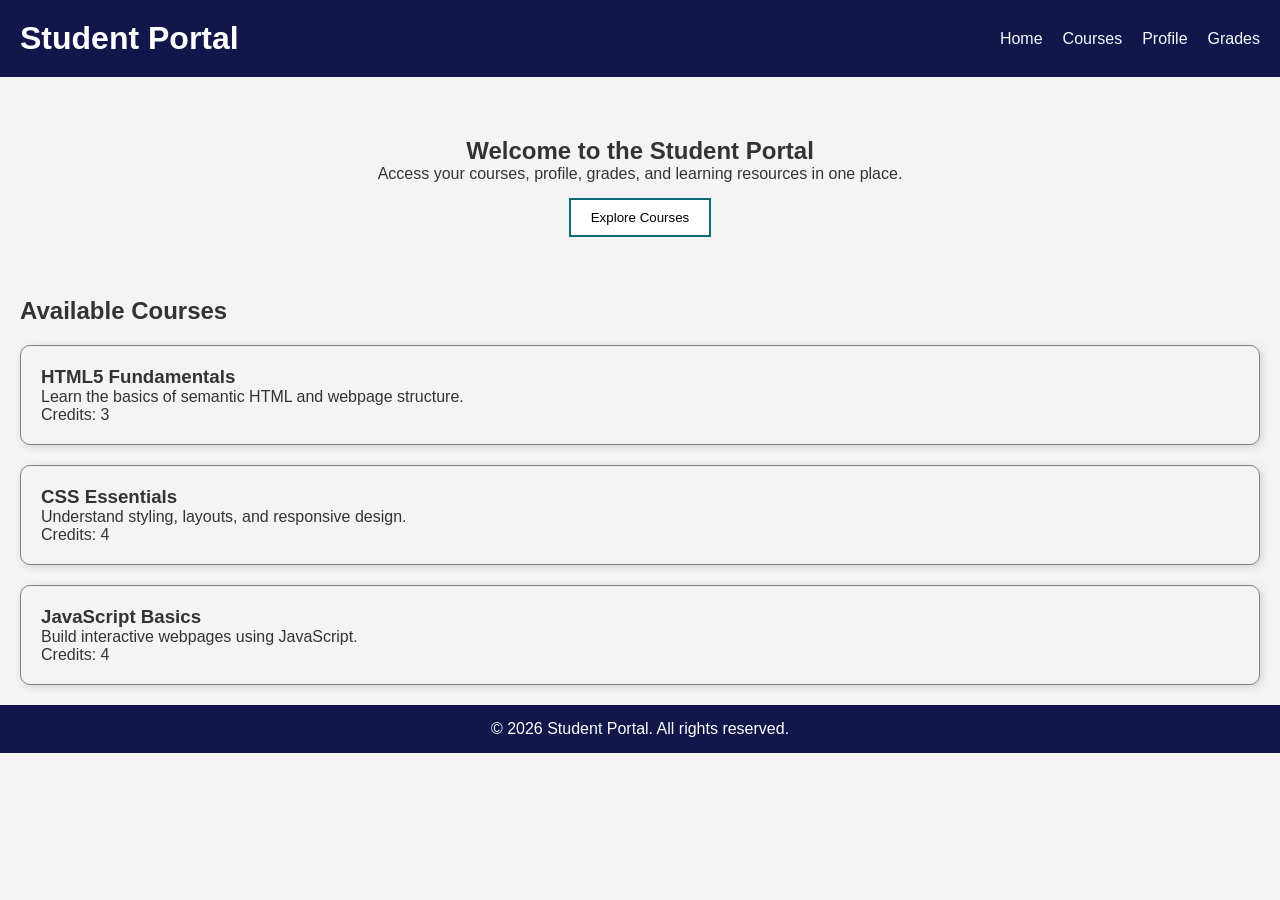
<file: Module2_FrontendDev/Aswathi-AJ/handson_01/index.html>
<!DOCTYPE html>
<html lang="en">
<head>
    <meta charset="UTF-8">
    <meta name="viewport" content="width=device-width, initial-scale=1.0">
    <title>Student Portal</title>
    <link rel="stylesheet" href="styles.css">
</head>
<body>
    <header>
        <h1>Student Portal</h1>
        <nav>
            <ul>
                <li><a href="#">Home</a></li>
                <li><a href="#">Courses</a></li>
                <li><a href="#">Profile</a></li>
                <li><a href="#">Grades</a></li>
            </ul>
        </nav>
    </header>

    <main>
        <section id="hero">
            <h1>Welcome to the Student Portal</h1>
            <p>
            Access your courses, profile, grades, and learning resources in one place.
            </p>
            <button>Explore Courses</button>
        </section>

        <section id="courses">
            <h2>Available Courses</h2>
            <article class="course-card">
                <h3>HTML5 Fundamentals</h3>
                <p>Learn the basics of semantic HTML and webpage structure.</p>
                <span>Credits: 3</span>
            </article>

            <article class="course-card">
                <h3>CSS Essentials</h3>
                <p>Understand styling, layouts, and responsive design.</p>
                <span>Credits: 4</span>
            </article>

            <article class="course-card">
                <h3>JavaScript Basics</h3>
                <p>Build interactive webpages using JavaScript.</p>
                <span>Credits: 4</span>
            </article>
        </section>

    </main>

    <footer>
        <p>&copy; 2026 Student Portal. All rights reserved.</p>
    </footer>
</body>
</html>
</file>
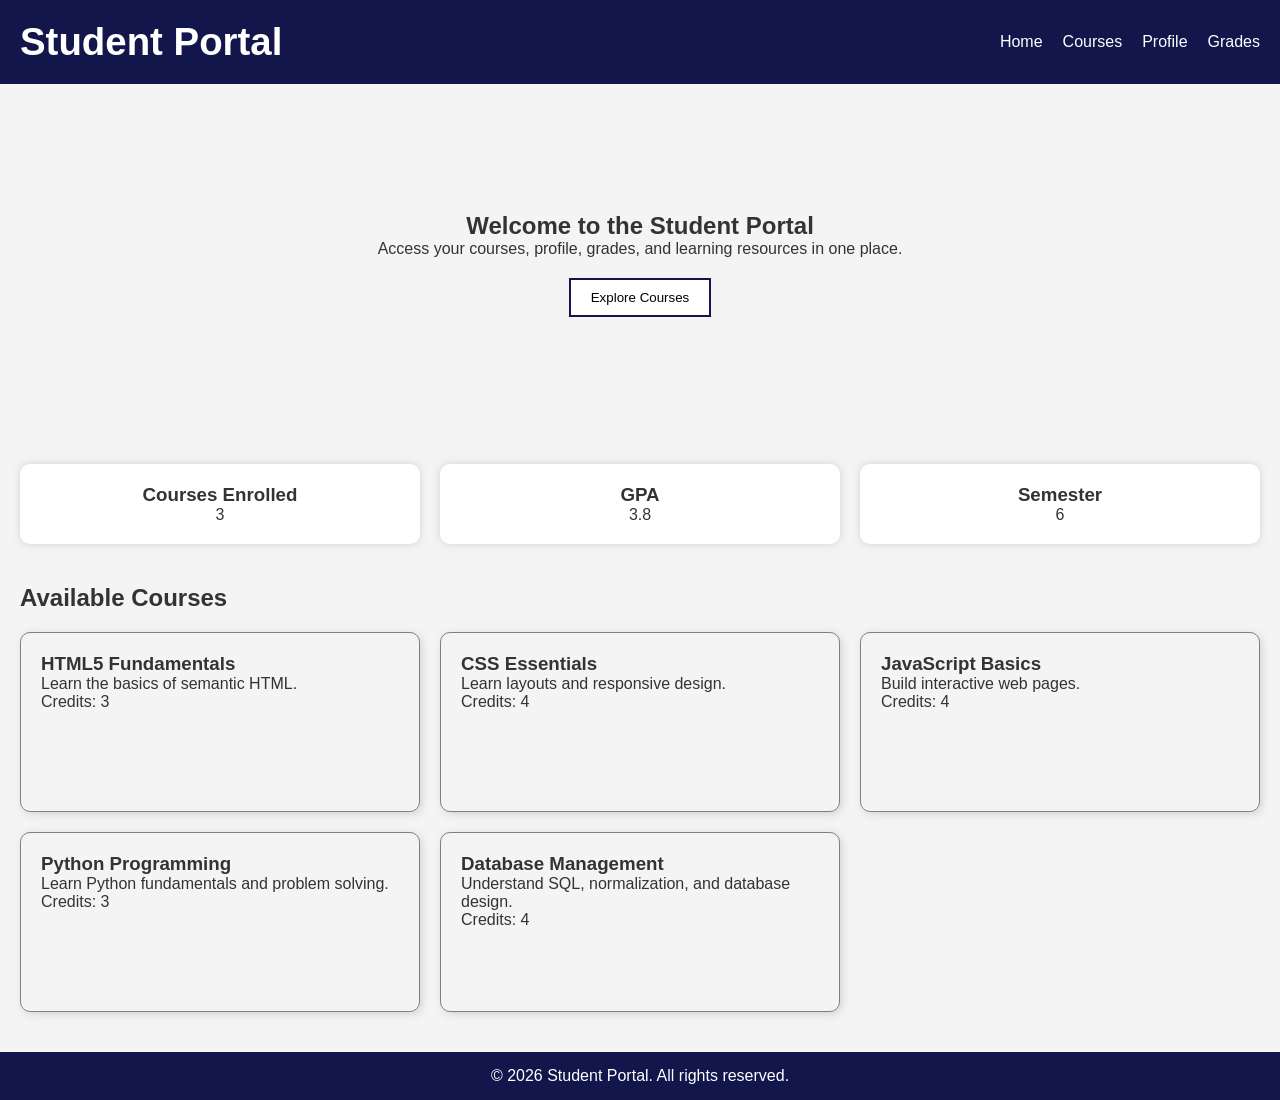
<file: Module2_FrontendDev/Aswathi-AJ/handson_02/index.html>
<!DOCTYPE html>
<html lang="en">
<head>
    <meta charset="UTF-8">
    <meta name="viewport" content="width=device-width, initial-scale=1.0">
    <title>Student Portal</title>
    <link rel="stylesheet" href="styles.css">
</head>
<body>

    <header>

        <h1 class="site-title">Student Portal</h1>

        <div class="menu-icon">☰</div>

        <nav>
            <ul>
                <li><a href="#">Home</a></li>
                <li><a href="#">Courses</a></li>
                <li><a href="#">Profile</a></li>
                <li><a href="#">Grades</a></li>
            </ul>
        </nav>

    </header>

    <main>
        <section id="hero">
            <h1>Welcome to the Student Portal</h1>
            <p>
                Access your courses, profile, grades, and learning resources in one place.
            </p>
            <button>Explore Courses</button>
        </section>

        <section id="stats">
            <div class="stat-item">
                <h3>Courses Enrolled</h3>
                <p>3</p>
            </div>
            <div class="stat-item">
                <h3>GPA</h3>
                <p>3.8</p>
            </div>
            <div class="stat-item">
                <h3>Semester</h3>
                <p>6</p>
            </div>

        </section>

        <section id="courses">

            <h2>Available Courses</h2>

            <div class="course-grid">

                <article class="course-card">
                    <h3>HTML5 Fundamentals</h3>
                    <p>Learn the basics of semantic HTML.</p>
                    <span>Credits: 3</span>
                </article>

                <article class="course-card">
                    <h3>CSS Essentials</h3>
                    <p>Learn layouts and responsive design.</p>
                    <span>Credits: 4</span>
                </article>

                <article class="course-card">
                    <h3>JavaScript Basics</h3>
                    <p>Build interactive web pages.</p>
                    <span>Credits: 4</span>
                </article>

                <article class="course-card">
                    <h3>Python Programming</h3>
                    <p>Learn Python fundamentals and problem solving.</p>
                    <span>Credits: 3</span>
                </article>

                <article class="course-card">
                    <h3>Database Management</h3>
                    <p>Understand SQL, normalization, and database design.</p>
                    <span>Credits: 4</span>
                </article>

            </div>

        </section>

    </main>

    <footer>
        <p>&copy; 2026 Student Portal. All rights reserved.</p>
    </footer>

</body>
</html>
</file>
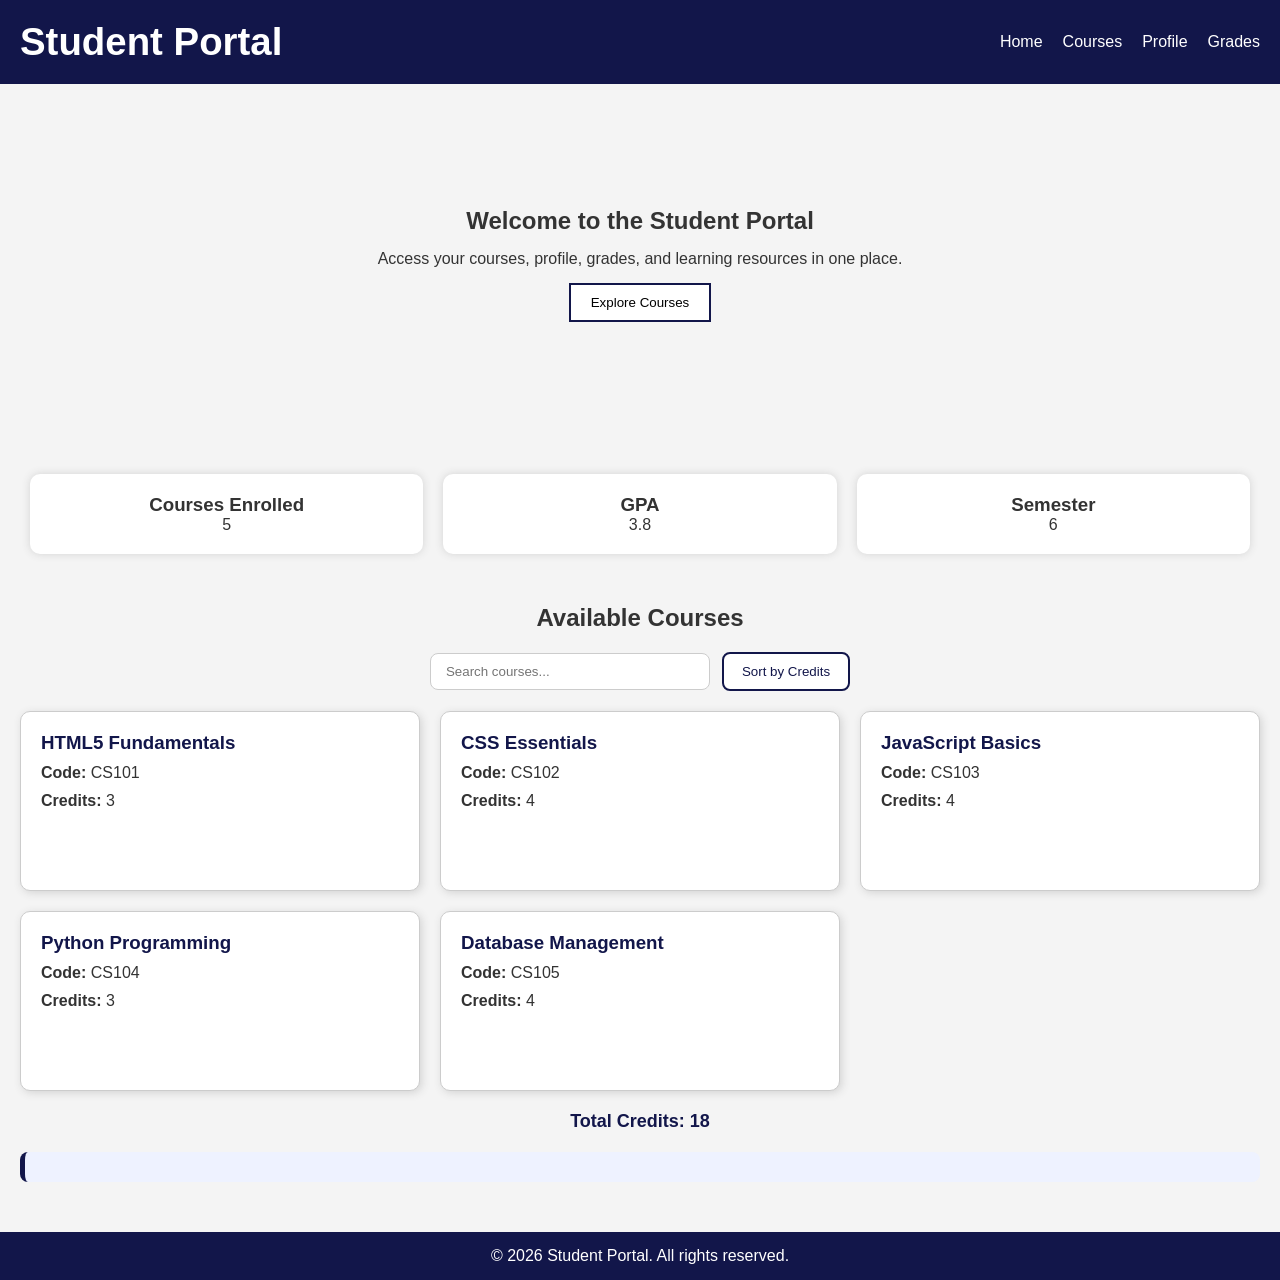
<file: Module2_FrontendDev/Aswathi-AJ/handson_03/index.html>
<!DOCTYPE html>
<html lang="en">
<head>
    <meta charset="UTF-8">
    <meta name="viewport" content="width=device-width, initial-scale=1.0">
    <title>Student Portal</title>
    <link rel="stylesheet" href="styles.css">
</head>
<body>

    <header>
        <h1 class="site-title">Student Portal</h1>

        <nav>
            <ul>
                <li><a href="#">Home</a></li>
                <li><a href="#">Courses</a></li>
                <li><a href="#">Profile</a></li>
                <li><a href="#">Grades</a></li>
            </ul>
        </nav>
    </header>

    <main>

        <section id="hero">
            <h2>Welcome to the Student Portal</h2>

            <p>
                Access your courses, profile, grades, and learning resources in one place.
            </p>

            <button>Explore Courses</button>
        </section>

        <section id="stats">

            <div class="stat-item">
                <h3>Courses Enrolled</h3>
                <p>5</p>
            </div>

            <div class="stat-item">
                <h3>GPA</h3>
                <p>3.8</p>
            </div>

            <div class="stat-item">
                <h3>Semester</h3>
                <p>6</p>
            </div>

        </section>

        <section id="courses">

            <h2>Available Courses</h2>

            <div class="controls">

    <input
        type="text"
        id="search-courses"
        placeholder="Search courses..."
    >

    <button id="sort-btn">
        Sort by Credits
    </button>

</div>

            <div class="course-grid"></div>
            <p id="total-credits"></p>
            <div id="selected-course"></div>

        </section>

    </main>
    <footer>
        <p>&copy; 2026 Student Portal. All rights reserved.</p>
    </footer>

    <script type="module" src="app.js"></script>

</body>
</html>
</file>
<file: Module2_FrontendDev/Aswathi-AJ/handson_01/styles.css>
*{
    margin: 0;
    padding: 0;
    box-sizing: border-box;
}
body{
    font-family: Arial, sans-serif;
    background-color: #f4f4f4;
    color: #333;
}
header{
    background-color: #12164a;
    color: white;
    padding: 20px;
    display: flex;
    justify-content: space-between;
    align-items: center;
}
nav ul{
    list-style: none;
    display: flex;
}
nav ul li{
    margin-left: 20px;
}
nav ul li a{
    text-decoration: none;
    color: rgb(247, 250, 253);
}
nav ul li a:hover{
    color: rgb(13, 121, 129);
}
#hero{
    text-align: center;
    padding: 60px;
}
button{
    padding: 10px 20px;
    border: 2px solid rgb(12, 106, 113);
    background-color: white;
    cursor: pointer;
    margin-top: 15px;
}
button:hover{
    background-color: #12164a;
    color: white;
}
#courses h2{
    margin-left: 20px;
}
.course-card{
    padding: 20px;
    border: 1px solid gray;
    border-radius: 10px;
    box-shadow: 2px 2px 8px lightgray;
    margin: 20px;
}
footer{
    background-color: #12164a;
    color: white;
    text-align: center;
    padding: 15px;
    margin-top: 20px;
}
</file>
<file: Module2_FrontendDev/Aswathi-AJ/handson_02/styles.css>
*{
    margin: 0;
    padding: 0;
    box-sizing: border-box;
}
body{
    font-family: Arial, sans-serif;
    background-color: #f4f4f4;
    color: #333;
}
header{
    background-color: #12164A;
    color: white;
    padding: 20px;

    display: flex;
    justify-content: space-between;
    align-items: center;
}
.site-title{
    font-size: clamp(1.5rem, 3vw, 2.5rem);
}
.menu-icon{
    font-size: 30px;
    cursor: pointer;
}
nav{
    display: none;
}
nav ul{
    list-style: none;
}
nav ul li{
    margin: 10px 0;
}
nav ul li a{
    text-decoration: none;
    color: white;
}
nav ul li a:hover{
    color: rgb(12,106,113);
}
#hero{
    display: flex;
    flex-direction: column;
    justify-content: center;
    align-items: center;
    text-align: center;
    min-height: 40vh;
    padding: 30px;
}
button{
    margin-top: 20px;
    padding: 10px 20px;
    border: 2px solid #12164A;
    background: white;
    cursor: pointer;
}
button:hover{
    background: #12164A;
    color: white;
}
#stats{
    display: flex;
    flex-direction: column;
    gap: 20px;
    margin: 20px;
}
.stat-item{
    flex: 1;
    background: white;
    padding: 20px;
    text-align: center;
    border-radius: 10px;
    box-shadow: 0 0 8px lightgray;
}
#courses{
    padding: 20px;
}
#courses h2{
    margin-bottom: 20px;
}
.course-grid{
    display: grid;
    grid-template-columns: 1fr;
    gap: 20px;
}
.course-card{
    padding: 20px;
    border: 1px solid gray;
    border-radius: 10px;
    box-shadow: 2px 2px 8px lightgray;

    min-height: 180px;

    align-self: stretch;
}
footer{
    background-color: #12164A;
    color: white;
    text-align: center;
    padding: 15px;
    margin-top: 20px;
}
@media (min-width:768px){
    .menu-icon{
        display: none;
    }
    nav{
        display: block;
    }
    nav ul{
        display: flex;
        gap: 20px;
    }
    nav ul li{
        margin: 0;
    }
    #stats{
        flex-direction: row;
    }
    .course-grid{
        grid-template-columns: repeat(2,1fr);
    }
}
@media (min-width:1024px){

    .course-grid{
        grid-template-columns: repeat(3,1fr);
    }
    #hero{
        padding: 80px;
    }
}
</file>
<file: Module2_FrontendDev/Aswathi-AJ/handson_03/styles.css>
*{
    margin:0;
    padding:0;
    box-sizing:border-box;
}
body{
    font-family:Arial,sans-serif;
    background:#f4f4f4;
    color:#333;
}
header{
    background:#12164A;
    color:white;
    padding:20px;
    display:flex;
    justify-content:space-between;
    align-items:center;
}
.site-title{
    font-size:clamp(1.5rem,3vw,2.5rem);
}
nav ul{
    list-style:none;
    display:flex;
    gap:20px;
}
nav ul li a{
    text-decoration:none;
    color:white;
}
nav ul li a:hover{
    color:rgb(12,106,113);
}
#hero{
    display:flex;
    flex-direction:column;
    justify-content:center;
    align-items:center;
    text-align:center;
    min-height:40vh;
    padding:60px;
}
#hero p{
    margin:15px 0;
}
button{
    padding:10px 20px;
    border:2px solid #12164A;
    background:white;
    cursor:pointer;
    transition:.3s;
}
button:hover{
    background:#12164A;
    color:white;
}
#stats{
    display:flex;
    justify-content:space-around;
    gap:20px;
    margin:30px;
}
.stat-item{
    flex:1;
    background:white;
    padding:20px;
    text-align:center;
    border-radius:10px;
    box-shadow:0 0 8px lightgray;
}

#courses{
    padding:20px;
}
#courses h2{
    margin-bottom:20px;
    text-align:center;
}
.controls{
    display:flex;
    justify-content:center;
    align-items:center;
    gap:12px;
    margin-bottom:20px;
    flex-wrap:wrap;
}
#search-courses{
    width:280px;
    padding:10px 15px;
    border:1px solid #ccc;
    border-radius:8px;
    outline:none;
}
#search-courses:focus{
    border-color:#12164A;
}
#sort-btn{
    padding:10px 18px;
    border:2px solid #12164A;
    background:white;
    color:#12164A;
    border-radius:8px;
    cursor:pointer;
    transition:.3s;
}
#sort-btn:hover{
    background:#12164A;
    color:white;
}
.course-grid{
    display:grid;
    grid-template-columns:repeat(3,1fr);
    gap:20px;
}
.course-card{
    background:white;
    padding:20px;
    border:1px solid #ccc;
    border-radius:10px;
    box-shadow:2px 2px 8px lightgray;
    min-height:180px;
    cursor:pointer;
    transition:0.3s;
    align-self:stretch;
}
.course-card:hover{
    transform:translateY(-5px);
    box-shadow:4px 4px 12px gray;
}
.course-card h3{
    margin-bottom:10px;
    color:#12164A;
}
.course-card p{
    margin-bottom:10px;
}
.course-card span{
    font-weight:bold;
}
#total-credits{
    margin-top:20px;
    text-align:center;
    font-size:18px;
    font-weight:bold;
    color:#12164A;
}
#selected-course{
    margin-top:20px;
    padding:15px;
    background:#eef2ff;
    border-left:5px solid #12164A;
    border-radius:8px;
    font-weight:bold;
}
footer{
    background:#12164A;
    color:white;
    text-align:center;
    padding:15px;
    margin-top:30px;
}
@media (max-width:992px){
    .course-grid{
        grid-template-columns:repeat(2,1fr);
    }
    #stats{
        flex-wrap:wrap;
    }
}
@media (max-width:768px){
    header{
        flex-direction:column;
        gap:15px;
    }
    nav ul{
        flex-direction:column;
        align-items:center;
    }
    #stats{
        flex-direction:column;
    }
    .course-grid{
        grid-template-columns:1fr;
    }
    .controls{
        flex-direction:column;
    }
    #search-courses{
        width:100%;
        max-width:320px;
    }
    #sort-btn{
        width:200px;
    }
}
</file>
